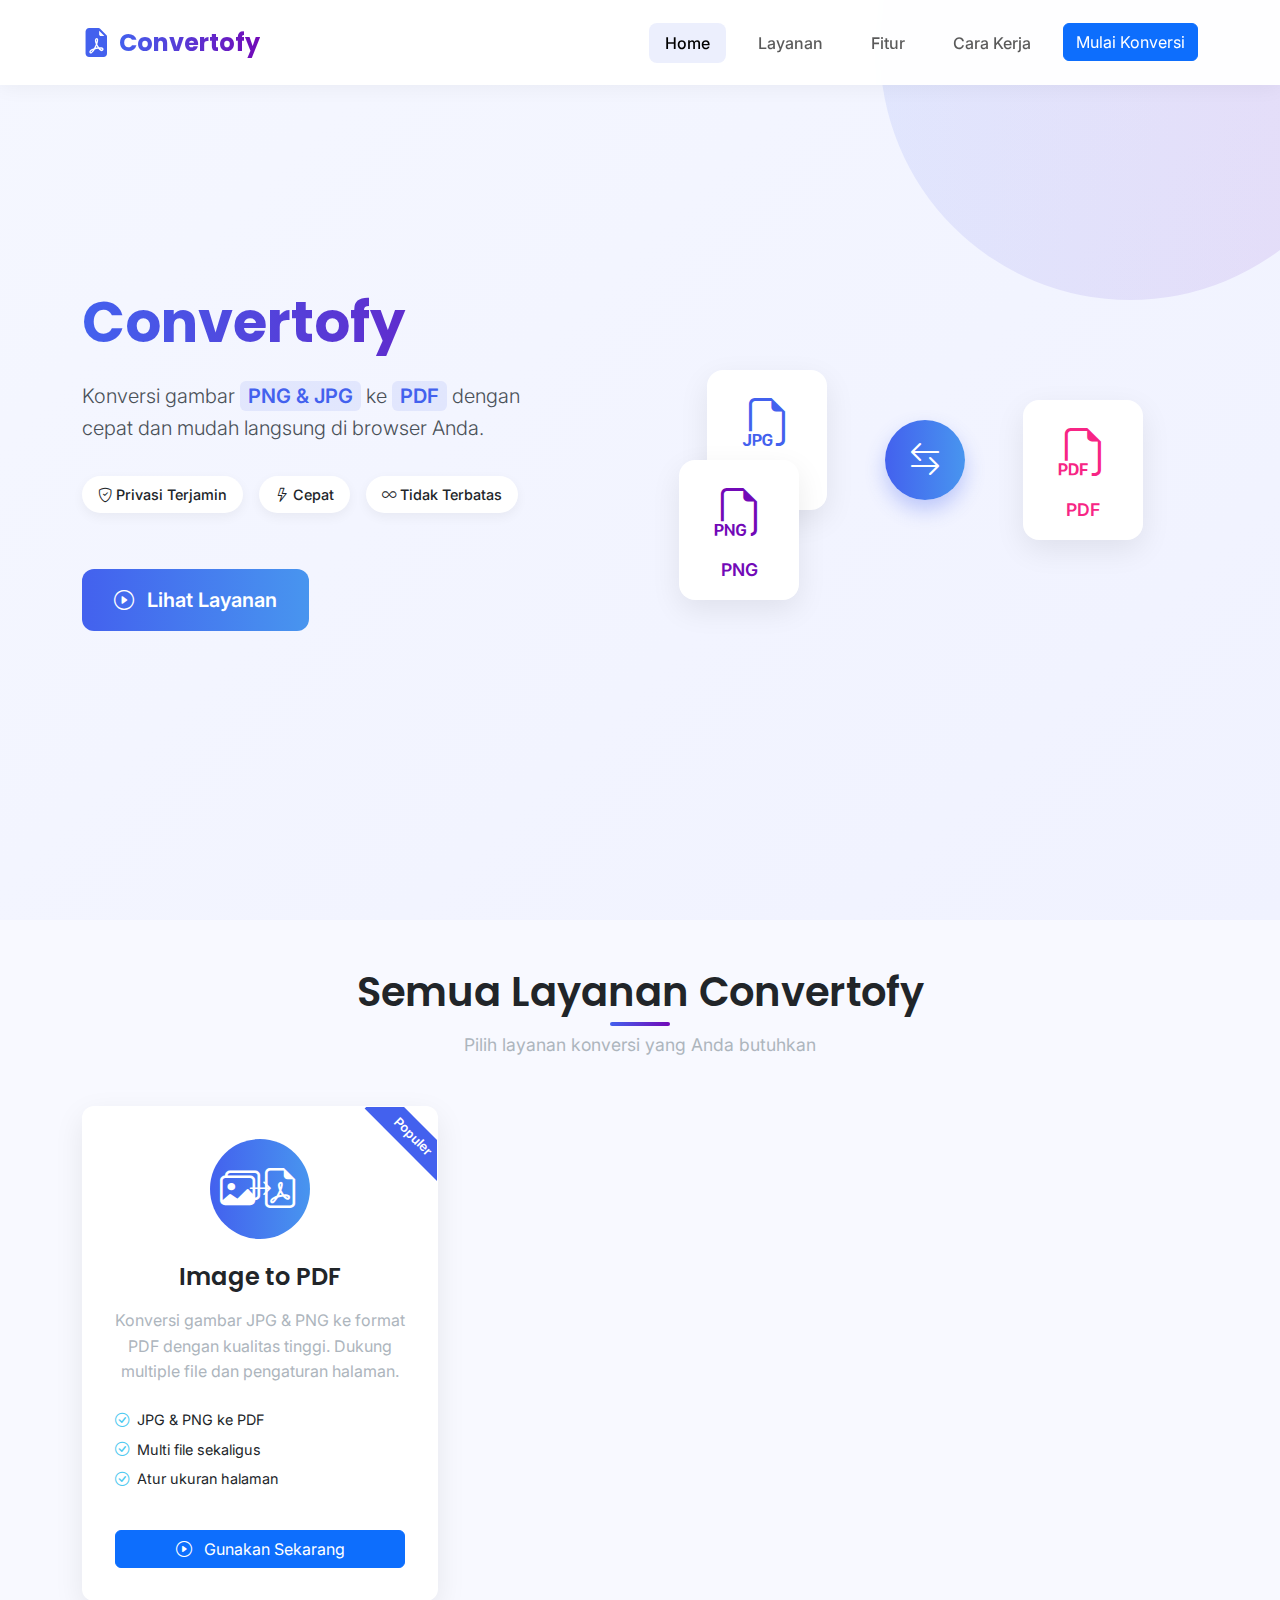
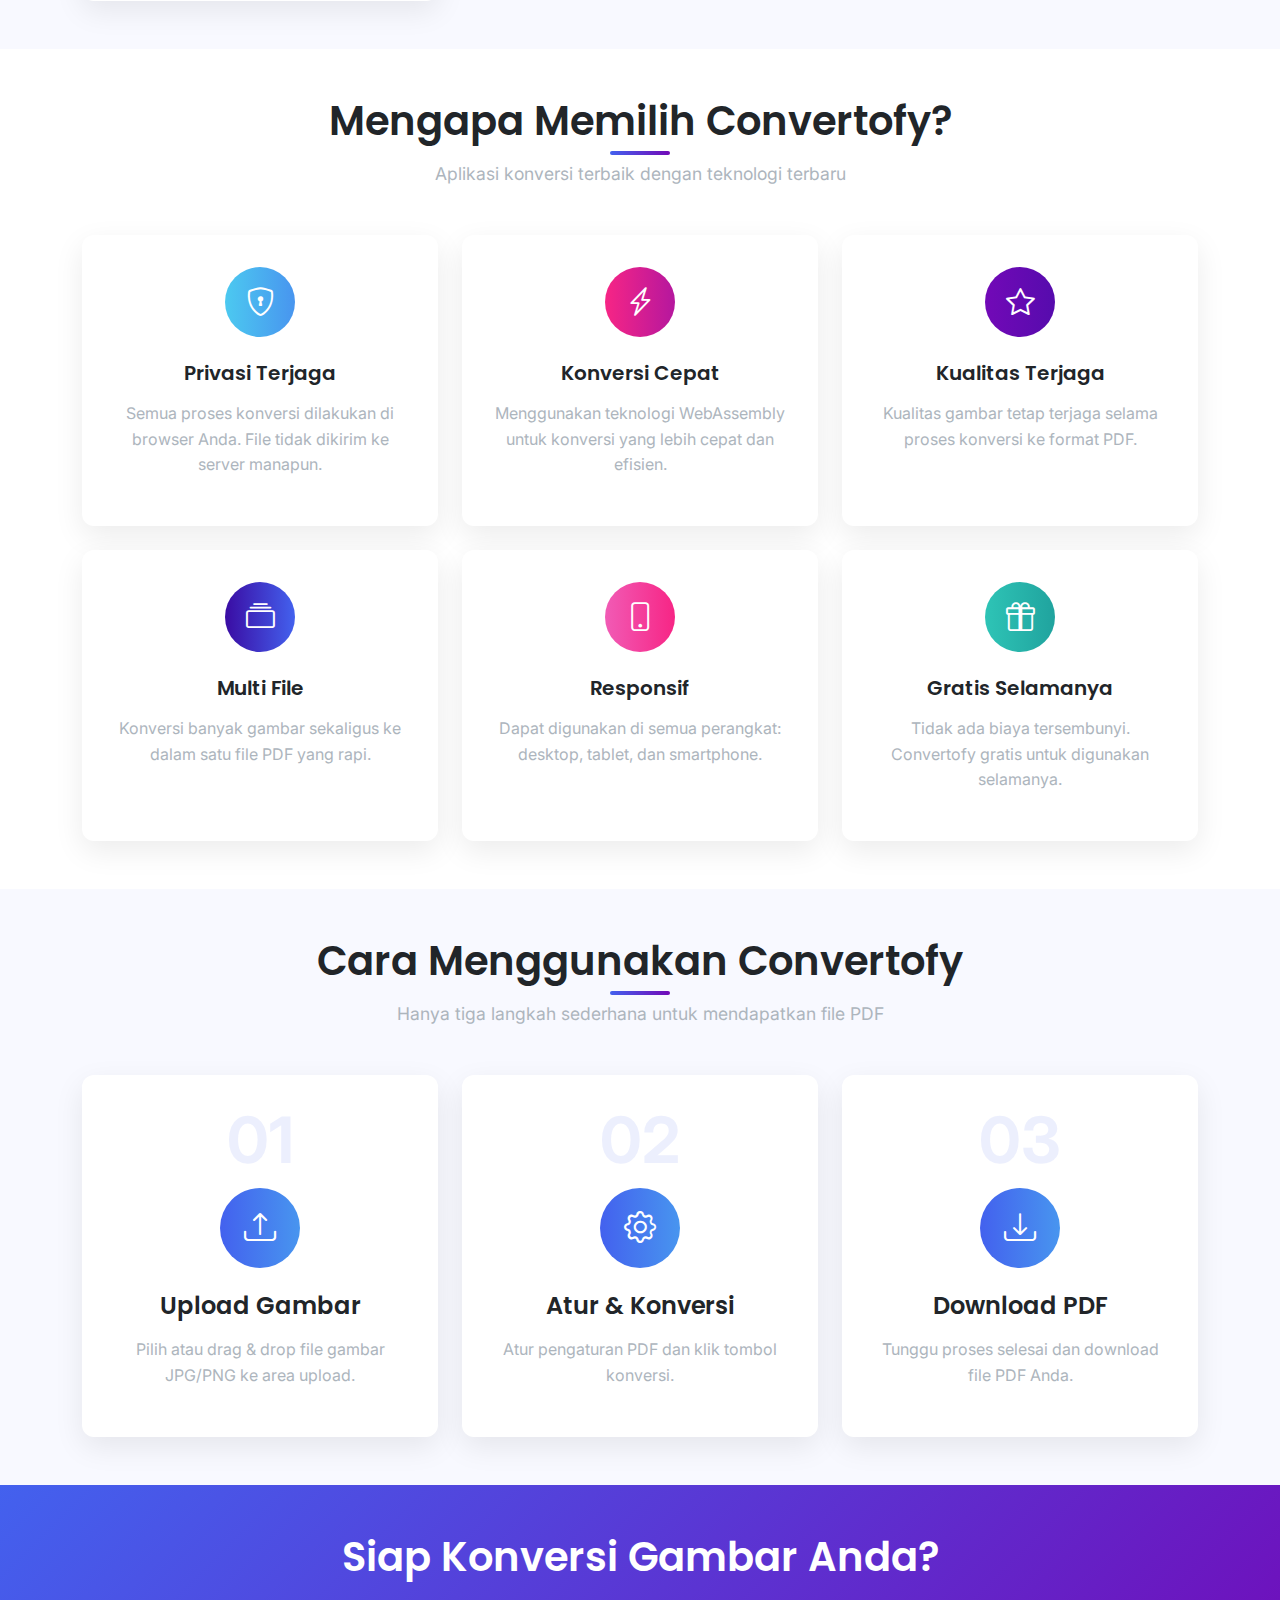
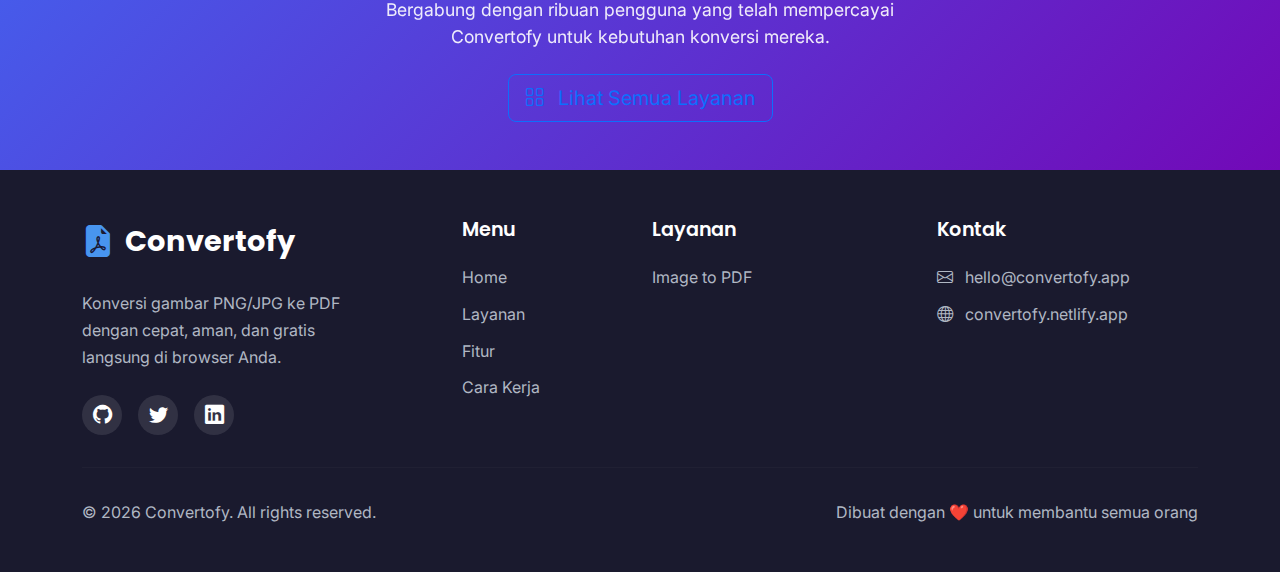
<file: index.html>
<!DOCTYPE html>
<html lang="id">

<head>
    <meta charset="UTF-8">
    <meta name="viewport" content="width=device-width, initial-scale=1.0">
    <title>Convertofy - Konverter File Online Gratis</title>

    <!-- Bootstrap 5 CSS -->
    <link href="https://cdn.jsdelivr.net/npm/bootstrap@5.3.0-alpha1/dist/css/bootstrap.min.css" rel="stylesheet">
    <!-- Bootstrap Icons -->
    <link rel="stylesheet" href="https://cdn.jsdelivr.net/npm/bootstrap-icons@1.8.1/font/bootstrap-icons.css">
    <!-- Google Fonts -->
    <link rel="preconnect" href="https://fonts.googleapis.com">
    <link rel="preconnect" href="https://fonts.gstatic.com" crossorigin>
    <link href="https://fonts.googleapis.com/css2?family=Inter:wght@300;400;500;600;700&family=Poppins:wght@400;500;600;700&display=swap" rel="stylesheet">

    <!-- Custom CSS -->
    <link rel="stylesheet" href="styles/landing.css">
</head>

<body>
    <!-- Navigation Bar -->
    <nav class="navbar navbar-expand-lg navbar-light fixed-top">
        <div class="container">
            <a class="navbar-brand" href="#">
                <div class="logo-container">
                    <i class="bi bi-file-earmark-pdf-fill logo-icon"></i>
                    <span class="logo-text">Convertofy</span>
                </div>
            </a>
            <button class="navbar-toggler" type="button" data-bs-toggle="collapse" data-bs-target="#navbarNav">
                <span class="navbar-toggler-icon"></span>
            </button>
            <div class="collapse navbar-collapse" id="navbarNav">
                <ul class="navbar-nav ms-auto">
                    <li class="nav-item">
                        <a class="nav-link active" href="#home">Home</a>
                    </li>
                    <li class="nav-item">
                        <a class="nav-link" href="#services">Layanan</a>
                    </li>
                    <li class="nav-item">
                        <a class="nav-link" href="#features">Fitur</a>
                    </li>
                    <li class="nav-item">
                        <a class="nav-link" href="#how-it-works">Cara Kerja</a>
                    </li>
                    <li class="nav-item">
                        <a href="#services" class="btn btn-primary ms-2">Mulai Konversi</a>
                    </li>
                </ul>
            </div>
        </div>
    </nav>

    <!-- Hero Section -->
    <section class="hero-section" id="home">
        <div class="container">
            <div class="row align-items-center min-vh-80">
                <div class="col-lg-6">
                    <h1 class="display-4 fw-bold hero-title">Convertofy</h1>
                    <p class="lead hero-subtitle">Konversi gambar <span class="text-highlight">PNG & JPG</span> ke <span
                            class="text-highlight">PDF</span> dengan cepat dan mudah langsung di browser Anda.</p>
                    <div class="d-flex flex-wrap gap-2 mt-4">
                        <div class="badge-feature">
                            <i class="bi bi-shield-check me-1"></i> Privasi Terjamin
                        </div>
                        <div class="badge-feature">
                            <i class="bi bi-lightning me-1"></i> Cepat
                        </div>
                        <div class="badge-feature">
                            <i class="bi bi-infinity me-1"></i> Tidak Terbatas
                        </div>
                    </div>
                    <div class="mt-5">
                        <a href="#services" class="btn btn-primary btn-lg hero-btn me-3">
                            <i class="bi bi-play-circle me-2"></i>
                            Lihat Layanan
                        </a>
                    </div>
                </div>
                <div class="col-lg-6 text-center">
                    <div class="hero-illustration">
                        <div class="floating-card card-1">
                            <i class="bi bi-filetype-jpg"></i>
                            <span>JPG</span>
                        </div>
                        <div class="floating-card card-2">
                            <i class="bi bi-filetype-png"></i>
                            <span>PNG</span>
                        </div>
                        <div class="floating-card card-3">
                            <i class="bi bi-filetype-pdf"></i>
                            <span>PDF</span>
                        </div>
                        <div class="floating-arrow">
                            <i class="bi bi-arrow-left-right"></i>
                        </div>
                    </div>
                </div>
            </div>
        </div>
    </section>

    <!-- Services Section -->
    <section class="services-section py-5" id="services">
        <div class="container">
            <div class="section-header text-center mb-5">
                <h2 class="section-title">Semua Layanan Convertofy</h2>
                <p class="section-subtitle">Pilih layanan konversi yang Anda butuhkan</p>
            </div>

            <div class="row g-4">
                <!-- Main Service 1: Image to PDF -->
                <div class="col-md-6 col-lg-4">
                    <div class="service-card">
                        <div class="service-badge">Populer</div>
                        <div class="service-icon">
                            <i class="bi bi-images"></i>
                            <i class="bi bi-arrow-right service-arrow"></i>
                            <i class="bi bi-file-earmark-pdf"></i>
                        </div>
                        <h3 class="service-title">Image to PDF</h3>
                        <p class="service-description">Konversi gambar JPG & PNG ke format PDF dengan kualitas tinggi. Dukung multiple file dan pengaturan halaman.</p>
                        <ul class="service-features">
                            <li><i class="bi bi-check-circle"></i> JPG & PNG ke PDF</li>
                            <li><i class="bi bi-check-circle"></i> Multi file sekaligus</li>
                            <li><i class="bi bi-check-circle"></i> Atur ukuran halaman</li>
                        </ul>
                        <a href="image_to_pdf.html" class="btn btn-primary w-100 mt-3">
                            <i class="bi bi-play-circle me-2"></i>
                            Gunakan Sekarang
                        </a>
                    </div>
                </div>
            </div>
        </div>
    </section>

    <!-- Features Section -->
    <section class="features-section py-5" id="features">
        <div class="container">
            <div class="section-header text-center mb-5">
                <h2 class="section-title">Mengapa Memilih Convertofy?</h2>
                <p class="section-subtitle">Aplikasi konversi terbaik dengan teknologi terbaru</p>
            </div>

            <div class="row g-4">
                <div class="col-md-6 col-lg-4">
                    <div class="feature-card">
                        <div class="feature-icon privacy">
                            <i class="bi bi-shield-lock"></i>
                        </div>
                        <h5 class="feature-title">Privasi Terjaga</h5>
                        <p class="feature-description">Semua proses konversi dilakukan di browser Anda. File tidak dikirim ke server manapun.</p>
                    </div>
                </div>
                <div class="col-md-6 col-lg-4">
                    <div class="feature-card">
                        <div class="feature-icon speed">
                            <i class="bi bi-lightning-charge"></i>
                        </div>
                        <h5 class="feature-title">Konversi Cepat</h5>
                        <p class="feature-description">Menggunakan teknologi WebAssembly untuk konversi yang lebih cepat dan efisien.</p>
                    </div>
                </div>
                <div class="col-md-6 col-lg-4">
                    <div class="feature-card">
                        <div class="feature-icon quality">
                            <i class="bi bi-star"></i>
                        </div>
                        <h5 class="feature-title">Kualitas Terjaga</h5>
                        <p class="feature-description">Kualitas gambar tetap terjaga selama proses konversi ke format PDF.</p>
                    </div>
                </div>
                <div class="col-md-6 col-lg-4">
                    <div class="feature-card">
                        <div class="feature-icon multi">
                            <i class="bi bi-collection"></i>
                        </div>
                        <h5 class="feature-title">Multi File</h5>
                        <p class="feature-description">Konversi banyak gambar sekaligus ke dalam satu file PDF yang rapi.</p>
                    </div>
                </div>
                <div class="col-md-6 col-lg-4">
                    <div class="feature-card">
                        <div class="feature-icon responsive">
                            <i class="bi bi-phone"></i>
                        </div>
                        <h5 class="feature-title">Responsif</h5>
                        <p class="feature-description">Dapat digunakan di semua perangkat: desktop, tablet, dan smartphone.</p>
                    </div>
                </div>
                <div class="col-md-6 col-lg-4">
                    <div class="feature-card">
                        <div class="feature-icon free">
                            <i class="bi bi-gift"></i>
                        </div>
                        <h5 class="feature-title">Gratis Selamanya</h5>
                        <p class="feature-description">Tidak ada biaya tersembunyi. Convertofy gratis untuk digunakan selamanya.</p>
                    </div>
                </div>
            </div>
        </div>
    </section>

    <!-- How It Works Section -->
    <section class="how-it-works-section py-5" id="how-it-works">
        <div class="container">
            <div class="section-header text-center mb-5">
                <h2 class="section-title">Cara Menggunakan Convertofy</h2>
                <p class="section-subtitle">Hanya tiga langkah sederhana untuk mendapatkan file PDF</p>
            </div>

            <div class="row g-4">
                <div class="col-md-4">
                    <div class="step-card">
                        <div class="step-number">01</div>
                        <div class="step-icon">
                            <i class="bi bi-upload"></i>
                        </div>
                        <h4 class="step-title">Upload Gambar</h4>
                        <p class="step-description">Pilih atau drag & drop file gambar JPG/PNG ke area upload.</p>
                    </div>
                </div>
                <div class="col-md-4">
                    <div class="step-card">
                        <div class="step-number">02</div>
                        <div class="step-icon">
                            <i class="bi bi-gear"></i>
                        </div>
                        <h4 class="step-title">Atur & Konversi</h4>
                        <p class="step-description">Atur pengaturan PDF dan klik tombol konversi.</p>
                    </div>
                </div>
                <div class="col-md-4">
                    <div class="step-card">
                        <div class="step-number">03</div>
                        <div class="step-icon">
                            <i class="bi bi-download"></i>
                        </div>
                        <h4 class="step-title">Download PDF</h4>
                        <p class="step-description">Tunggu proses selesai dan download file PDF Anda.</p>
                    </div>
                </div>
            </div>
        </div>
    </section>

    <!-- CTA Section -->
    <section class="cta-section py-5">
        <div class="container">
            <div class="row justify-content-center">
                <div class="col-lg-8 text-center">
                    <h2 class="cta-title">Siap Konversi Gambar Anda?</h2>
                    <p class="cta-subtitle">Bergabung dengan ribuan pengguna yang telah mempercayai Convertofy untuk kebutuhan konversi mereka.</p>
                    <div class="mt-4">
                        <a href="#services" class="btn btn-outline-primary btn-lg">
                            <i class="bi bi-grid me-2"></i>
                            Lihat Semua Layanan
                        </a>
                    </div>
                </div>
            </div>
        </div>
    </section>

    <!-- Footer -->
    <footer class="footer py-5">
        <div class="container">
            <div class="row">
                <div class="col-lg-4 mb-4 mb-lg-0">
                    <div class="footer-logo">
                        <i class="bi bi-file-earmark-pdf-fill footer-logo-icon"></i>
                        <span class="footer-logo-text">Convertofy</span>
                    </div>
                    <p class="footer-description mt-3">Konversi gambar PNG/JPG ke PDF dengan cepat, aman, dan gratis langsung di browser Anda.</p>
                    <div class="social-links mt-4">
                        <a href="#" class="social-link"><i class="bi bi-github"></i></a>
                        <a href="#" class="social-link"><i class="bi bi-twitter"></i></a>
                        <a href="#" class="social-link"><i class="bi bi-linkedin"></i></a>
                    </div>
                </div>
                <div class="col-lg-2 col-md-4 mb-4 mb-md-0">
                    <h5 class="footer-title">Menu</h5>
                    <ul class="footer-links">
                        <li><a href="#home">Home</a></li>
                        <li><a href="#services">Layanan</a></li>
                        <li><a href="#features">Fitur</a></li>
                        <li><a href="#how-it-works">Cara Kerja</a></li>
                    </ul>
                </div>
                <div class="col-lg-3 col-md-4 mb-4 mb-md-0">
                    <h5 class="footer-title">Layanan</h5>
                    <ul class="footer-links">
                        <li><a href="image_to_pdf.html">Image to PDF</a></li>
                    </ul>
                </div>
                <div class="col-lg-3 col-md-4">
                    <h5 class="footer-title">Kontak</h5>
                    <ul class="footer-links">
                        <li><i class="bi bi-envelope me-2"></i> hello@convertofy.app</li>
                        <li><i class="bi bi-globe me-2"></i> convertofy.netlify.app</li>
                    </ul>
                </div>
            </div>
            <hr class="footer-divider">
            <div class="row align-items-center">
                <div class="col-md-6">
                    <p class="mb-0">&copy; 2023 Convertofy. All rights reserved.</p>
                </div>
                <div class="col-md-6 text-md-end">
                    <p class="mb-0">Dibuat dengan ❤️ untuk membantu semua orang</p>
                </div>
            </div>
        </div>
    </footer>

    <!-- Back to Top Button -->
    <a href="#home" class="back-to-top">
        <i class="bi bi-arrow-up"></i>
    </a>

    <!-- Bootstrap JS Bundle with Popper -->
    <script src="https://cdn.jsdelivr.net/npm/bootstrap@5.3.0-alpha1/dist/js/bootstrap.bundle.min.js"></script>

    <!-- Custom JS -->
    <script src="scripts/landing.js"></script>
</body>

</html>
</file>
<file: styles/landing.css>
/* Convertify Landing Page CSS */

/* CSS Variables */
:root {
    --primary: #4361ee;
    --primary-light: #4895ef;
    --primary-dark: #3a0ca3;
    --secondary: #7209b7;
    --accent: #f72585;
    --light: #f8f9fa;
    --light-gray: #e9ecef;
    --gray: #adb5bd;
    --dark: #212529;
    --success: #4cc9f0;
    --border-radius: 12px;
    --box-shadow: 0 10px 30px rgba(0, 0, 0, 0.08);
    --box-shadow-lg: 0 20px 60px rgba(0, 0, 0, 0.12);
    --transition: all 0.3s ease;
}

/* Base Styles */
* {
    margin: 0;
    padding: 0;
    box-sizing: border-box;
}

body {
    font-family: 'Inter', sans-serif;
    color: var(--dark);
    background-color: #fefefe;
    overflow-x: hidden;
}

h1, h2, h3, h4, h5, h6 {
    font-family: 'Poppins', sans-serif;
    font-weight: 600;
}

a {
    text-decoration: none;
    color: inherit;
}

/* Navbar */
.navbar {
    background-color: rgba(255, 255, 255, 0.95);
    backdrop-filter: blur(10px);
    box-shadow: 0 2px 20px rgba(0, 0, 0, 0.05);
    padding: 1rem 0;
    transition: var(--transition);
}

.navbar.scrolled {
    padding: 0.7rem 0;
    box-shadow: 0 5px 20px rgba(0, 0, 0, 0.1);
}

.logo-container {
    display: flex;
    align-items: center;
    gap: 0.5rem;
}

.logo-icon {
    font-size: 1.8rem;
    color: var(--primary);
}

.logo-text {
    font-family: 'Poppins', sans-serif;
    font-weight: 700;
    font-size: 1.5rem;
    background: linear-gradient(to right, var(--primary), var(--secondary));
    -webkit-background-clip: text;
    background-clip: text;
    color: transparent;
}

.nav-link {
    font-weight: 500;
    margin: 0 0.5rem;
    padding: 0.5rem 1rem !important;
    border-radius: 8px;
    transition: var(--transition);
}

.nav-link:hover, .nav-link.active {
    background-color: rgba(67, 97, 238, 0.1);
    color: var(--primary);
}

/* Hero Section */
.hero-section {
    background: linear-gradient(135deg, #f5f7ff 0%, #f0f2ff 100%);
    padding-top: 100px;
    padding-bottom: 100px;
    position: relative;
    overflow: hidden;
}

.hero-section::before {
    content: '';
    position: absolute;
    width: 500px;
    height: 500px;
    border-radius: 50%;
    background: linear-gradient(to right, rgba(67, 97, 238, 0.1), rgba(114, 9, 183, 0.1));
    top: -200px;
    right: -100px;
    z-index: 0;
}

.hero-title {
    font-size: 3.5rem;
    line-height: 1.2;
    margin-bottom: 1.5rem;
    background: linear-gradient(to right, var(--primary), var(--secondary));
    -webkit-background-clip: text;
    background-clip: text;
    color: transparent;
}

.hero-subtitle {
    font-size: 1.25rem;
    color: #495057;
    max-width: 90%;
    line-height: 1.6;
    margin-bottom: 2rem;
}

.text-highlight {
    background-color: rgba(67, 97, 238, 0.1);
    padding: 0.2rem 0.5rem;
    border-radius: 6px;
    color: var(--primary);
    font-weight: 600;
}

.badge-feature {
    display: inline-flex;
    align-items: center;
    background-color: white;
    padding: 0.5rem 1rem;
    border-radius: 50px;
    font-size: 0.9rem;
    font-weight: 500;
    box-shadow: 0 4px 12px rgba(0, 0, 0, 0.05);
    margin-right: 0.5rem;
    margin-bottom: 0.5rem;
}

.hero-btn {
    padding: 1rem 2rem;
    border-radius: 12px;
    font-weight: 600;
    background: linear-gradient(to right, var(--primary), var(--primary-light));
    border: none;
    transition: var(--transition);
}

.hero-btn:hover {
    transform: translateY(-3px);
    box-shadow: 0 10px 25px rgba(67, 97, 238, 0.3);
}

.min-vh-80 {
    min-height: 80vh;
}

/* Hero Illustration */
.hero-illustration {
    position: relative;
    height: 300px;
    display: flex;
    justify-content: center;
    align-items: center;
}

.floating-card {
    position: absolute;
    width: 120px;
    height: 140px;
    background: white;
    border-radius: 16px;
    display: flex;
    flex-direction: column;
    justify-content: center;
    align-items: center;
    box-shadow: var(--box-shadow);
    transition: var(--transition);
    z-index: 1;
}

.floating-card i {
    font-size: 3rem;
    margin-bottom: 0.5rem;
}

.floating-card span {
    font-weight: 600;
    font-size: 1.1rem;
}

.card-1 {
    top: 20%;
    left: 10%;
    color: var(--primary);
    animation: float 6s ease-in-out infinite;
}

.card-2 {
    top: 50%;
    left: 5%;
    color: var(--secondary);
    animation: float 6s ease-in-out infinite 1s;
}

.card-3 {
    top: 30%;
    right: 10%;
    color: var(--accent);
    animation: float 6s ease-in-out infinite 2s;
}

.floating-arrow {
    position: absolute;
    width: 80px;
    height: 80px;
    background: linear-gradient(to right, var(--primary), var(--primary-light));
    border-radius: 50%;
    display: flex;
    justify-content: center;
    align-items: center;
    color: white;
    font-size: 2rem;
    box-shadow: 0 10px 20px rgba(67, 97, 238, 0.3);
    z-index: 2;
    animation: pulse 2s ease-in-out infinite;
}

@keyframes float {
    0%, 100% {
        transform: translateY(0);
    }
    50% {
        transform: translateY(-20px);
    }
}

@keyframes pulse {
    0%, 100% {
        transform: scale(1);
    }
    50% {
        transform: scale(1.05);
    }
}

/* Section Common */
.section-header {
    margin-bottom: 3rem;
}

.section-title {
    font-size: 2.5rem;
    margin-bottom: 1rem;
    color: var(--dark);
    position: relative;
    display: inline-block;
}

.section-title::after {
    content: '';
    position: absolute;
    bottom: -10px;
    left: 50%;
    transform: translateX(-50%);
    width: 60px;
    height: 4px;
    background: linear-gradient(to right, var(--primary), var(--secondary));
    border-radius: 2px;
}

.section-subtitle {
    color: var(--gray);
    font-size: 1.1rem;
    max-width: 600px;
    margin: 0 auto;
}

/* Services Section */
.services-section {
    background-color: #f8f9ff;
}

.service-card {
    background-color: white;
    border-radius: var(--border-radius);
    padding: 2rem;
    height: 100%;
    box-shadow: var(--box-shadow);
    transition: var(--transition);
    border: 1px solid transparent;
    position: relative;
    overflow: hidden;
}

.service-card:hover {
    transform: translateY(-10px);
    border-color: var(--primary);
    box-shadow: var(--box-shadow-lg);
}

.service-card.featured {
    border: 2px solid var(--primary);
}

.service-card.coming-soon {
    opacity: 0.8;
    filter: grayscale(0.3);
}

.service-card.coming-soon:hover {
    transform: none;
    border-color: transparent;
    box-shadow: var(--box-shadow);
}

.service-badge {
    position: absolute;
    top: 15px;
    right: -30px;
    background: var(--primary);
    color: white;
    padding: 5px 30px;
    font-size: 0.8rem;
    font-weight: 600;
    transform: rotate(45deg);
}

.service-icon {
    width: 100px;
    height: 100px;
    background: linear-gradient(to right, var(--primary), var(--primary-light));
    border-radius: 50%;
    display: flex;
    align-items: center;
    justify-content: center;
    margin: 0 auto 1.5rem;
    position: relative;
    color: white;
    font-size: 2.5rem;
}

.service-arrow {
    position: absolute;
    color: white;
    font-size: 1.5rem;
    animation: pulse 2s ease-in-out infinite;
}

.service-title {
    font-size: 1.5rem;
    margin-bottom: 1rem;
    color: var(--dark);
    text-align: center;
}

.service-description {
    color: var(--gray);
    line-height: 1.6;
    margin-bottom: 1.5rem;
    text-align: center;
}

.service-features {
    list-style: none;
    padding: 0;
    margin-bottom: 1.5rem;
}

.service-features li {
    margin-bottom: 0.5rem;
    color: var(--dark);
    font-size: 0.9rem;
    display: flex;
    align-items: center;
}

.service-features i {
    color: var(--success);
    margin-right: 0.5rem;
}

/* Features Section */
.features-section {
    background-color: white;
}

.feature-card {
    background-color: white;
    border-radius: var(--border-radius);
    padding: 2rem;
    height: 100%;
    box-shadow: var(--box-shadow);
    transition: var(--transition);
    text-align: center;
}

.feature-card:hover {
    transform: translateY(-5px);
    box-shadow: var(--box-shadow-lg);
}

.feature-icon {
    width: 70px;
    height: 70px;
    border-radius: 50%;
    display: flex;
    align-items: center;
    justify-content: center;
    margin: 0 auto 1.5rem;
    font-size: 1.8rem;
    color: white;
}

.feature-icon.privacy {
    background: linear-gradient(to right, #4cc9f0, #4895ef);
}

.feature-icon.speed {
    background: linear-gradient(to right, #f72585, #b5179e);
}

.feature-icon.quality {
    background: linear-gradient(to right, #7209b7, #560bad);
}

.feature-icon.multi {
    background: linear-gradient(to right, #3a0ca3, #4361ee);
}

.feature-icon.responsive {
    background: linear-gradient(to right, #f15bb5, #f72585);
}

.feature-icon.free {
    background: linear-gradient(to right, #2ec4b6, #20a39e);
}

.feature-title {
    margin-bottom: 1rem;
    color: var(--dark);
}

.feature-description {
    color: var(--gray);
    line-height: 1.6;
}

/* How It Works Section */
.how-it-works-section {
    background-color: #f8f9ff;
}

.step-card {
    background-color: white;
    border-radius: var(--border-radius);
    padding: 2rem;
    text-align: center;
    height: 100%;
    box-shadow: var(--box-shadow);
    transition: var(--transition);
    border: 1px solid transparent;
}

.step-card:hover {
    transform: translateY(-10px);
    border-color: var(--primary);
    box-shadow: var(--box-shadow-lg);
}

.step-number {
    font-size: 4rem;
    font-weight: 700;
    color: rgba(67, 97, 238, 0.1);
    line-height: 1;
    margin-bottom: 1rem;
}

.step-icon {
    width: 80px;
    height: 80px;
    background: linear-gradient(to right, var(--primary), var(--primary-light));
    border-radius: 50%;
    display: flex;
    align-items: center;
    justify-content: center;
    margin: 0 auto 1.5rem;
    color: white;
    font-size: 2rem;
}

.step-title {
    margin-bottom: 1rem;
    color: var(--dark);
}

.step-description {
    color: var(--gray);
    line-height: 1.6;
}

/* CTA Section */
.cta-section {
    background: linear-gradient(135deg, var(--primary) 0%, var(--secondary) 100%);
    color: white;
}

.cta-title {
    font-size: 2.5rem;
    margin-bottom: 1rem;
}

.cta-subtitle {
    font-size: 1.1rem;
    opacity: 0.9;
    max-width: 600px;
    margin: 0 auto;
}

/* Footer */
.footer {
    background-color: #1a1a2e;
    color: #b0b7c3;
}

.footer-logo {
    display: flex;
    align-items: center;
    gap: 0.7rem;
    margin-bottom: 1.5rem;
}

.footer-logo-icon {
    font-size: 2rem;
    color: var(--primary-light);
}

.footer-logo-text {
    font-family: 'Poppins', sans-serif;
    font-weight: 700;
    font-size: 1.8rem;
    color: white;
}

.footer-description {
    line-height: 1.7;
    max-width: 300px;
}

.social-links {
    display: flex;
    gap: 1rem;
}

.social-link {
    display: inline-flex;
    align-items: center;
    justify-content: center;
    width: 40px;
    height: 40px;
    background-color: rgba(255, 255, 255, 0.1);
    border-radius: 50%;
    color: white;
    font-size: 1.2rem;
    transition: var(--transition);
}

.social-link:hover {
    background-color: var(--primary);
    transform: translateY(-3px);
}

.footer-title {
    color: white;
    font-size: 1.2rem;
    margin-bottom: 1.5rem;
    font-weight: 600;
}

.footer-links {
    list-style: none;
    padding: 0;
}

.footer-links li {
    margin-bottom: 0.8rem;
}

.footer-links a {
    color: #b0b7c3;
    transition: var(--transition);
}

.footer-links a:hover {
    color: white;
    padding-left: 5px;
}

.footer-divider {
    border-color: rgba(255, 255, 255, 0.1);
    margin: 2rem 0;
}

/* Back to Top Button */
.back-to-top {
    position: fixed;
    bottom: 30px;
    right: 30px;
    width: 50px;
    height: 50px;
    background: linear-gradient(to right, var(--primary), var(--primary-light));
    color: white;
    border-radius: 50%;
    display: flex;
    align-items: center;
    justify-content: center;
    font-size: 1.2rem;
    box-shadow: 0 5px 15px rgba(67, 97, 238, 0.3);
    opacity: 0;
    visibility: hidden;
    transition: var(--transition);
    z-index: 1000;
    cursor: pointer;
}

.back-to-top.visible {
    opacity: 1;
    visibility: visible;
}

.back-to-top:hover {
    transform: translateY(-5px);
    color: white;
}

/* Notification Styles */
.notification {
    position: fixed;
    top: 20px;
    right: 20px;
    background: white;
    padding: 1rem 1.5rem;
    border-radius: 10px;
    box-shadow: 0 10px 30px rgba(0, 0, 0, 0.15);
    display: flex;
    align-items: center;
    gap: 0.8rem;
    z-index: 9999;
    transform: translateX(150%);
    transition: transform 0.3s ease;
    max-width: 350px;
}

.notification.show {
    transform: translateX(0);
}

.notification i {
    font-size: 1.2rem;
}

.notification-success {
    border-left: 4px solid #2ecc71;
    color: #27ae60;
}

.notification-error {
    border-left: 4px solid #e74c3c;
    color: #c0392b;
}

.notification-warning {
    border-left: 4px solid #f39c12;
    color: #d35400;
}

.notification-info {
    border-left: 4px solid #3498db;
    color: #2980b9;
}

/* Responsive Styles */
@media (max-width: 992px) {
    .hero-title {
        font-size: 2.8rem;
    }
    
    .hero-subtitle {
        font-size: 1.1rem;
    }
    
    .floating-card {
        width: 100px;
        height: 120px;
    }
    
    .floating-card i {
        font-size: 2.5rem;
    }
    
    .section-title {
        font-size: 2rem;
    }
}

@media (max-width: 768px) {
    .hero-title {
        font-size: 2.3rem;
    }
    
    .hero-illustration {
        height: 200px;
        margin-top: 3rem;
    }
    
    .service-badge {
        font-size: 0.7rem;
        right: -35px;
        padding: 5px 35px;
    }
    
    .cta-title {
        font-size: 2rem;
    }
}

@media (max-width: 576px) {
    .hero-title {
        font-size: 2rem;
    }
    
    .floating-card {
        width: 80px;
        height: 100px;
    }
    
    .floating-card i {
        font-size: 2rem;
    }
    
    .service-icon {
        width: 80px;
        height: 80px;
        font-size: 2rem;
    }
    
    .hero-buttons .btn {
        width: 100%;
        margin-bottom: 1rem;
    }
    
    .hero-buttons .btn:last-child {
        margin-bottom: 0;
    }
    
    .cta-buttons .btn {
        width: 100%;
        margin-bottom: 1rem;
    }
    
    .cta-buttons .btn:last-child {
        margin-bottom: 0;
    }
}
</file>
